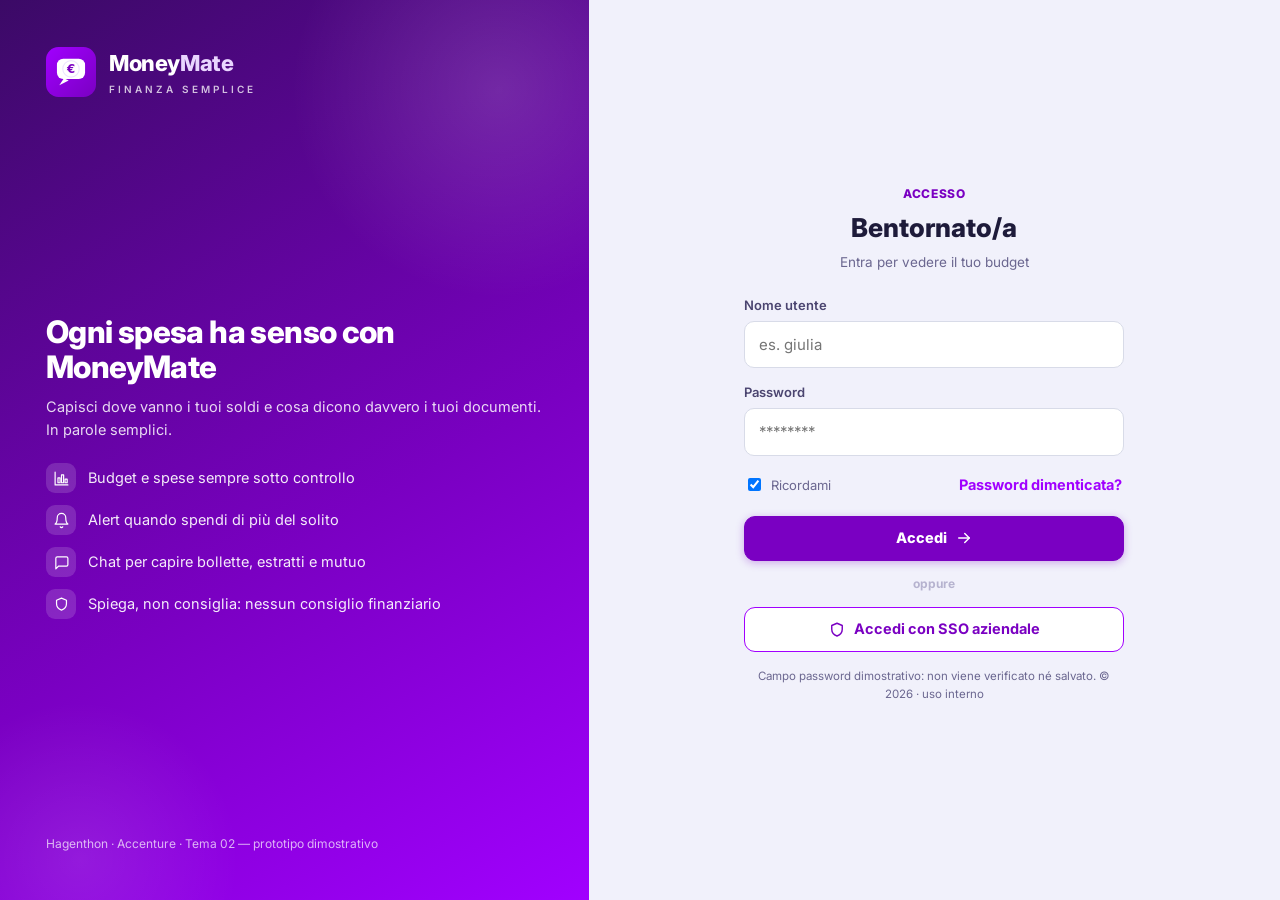
<file: app/index.html>
<!DOCTYPE html>
<html lang="it">
<head>
<meta charset="utf-8" />
<meta name="viewport" content="width=device-width, initial-scale=1" />
<title>MoneyMate — Ogni spesa ha senso</title>
<link rel="icon" href="assets/logo.svg" />
<link href="https://fonts.googleapis.com/css2?family=Inter:wght@400;500;600;700;800&display=swap" rel="stylesheet">
<link rel="stylesheet" href="styles.css?v=3" />
</head>
<body>
  <a class="skip-link" href="#main">Salta al contenuto</a>

  <!-- ===================== LOGIN ===================== -->
  <section class="login" id="login" aria-label="Accesso a MoneyMate">
    <div class="login-brand">
      <div class="lb-logo">
        <img src="assets/logo.svg" alt="" />
        <div><div class="t1">Money<span class="mate">Mate</span></div><div class="t2">FINANZA SEMPLICE</div></div>
      </div>
      <div class="lb-mid">
        <h1>Ogni spesa ha senso con MoneyMate</h1>
        <p>Capisci dove vanno i tuoi soldi e cosa dicono davvero i tuoi documenti. In parole semplici.</p>
        <ul class="lb-feats">
          <li><span class="ic"><svg class="icon" viewBox="0 0 24 24"><path d="M3 3v18h18"/><rect x="7" y="11" width="3" height="7"/><rect x="12" y="7" width="3" height="11"/><rect x="17" y="13" width="3" height="5"/></svg></span> Budget e spese sempre sotto controllo</li>
          <li><span class="ic"><svg class="icon" viewBox="0 0 24 24"><path d="M18 8a6 6 0 0 0-12 0c0 7-3 9-3 9h18s-3-2-3-9"/><path d="M13.7 21a2 2 0 0 1-3.4 0"/></svg></span> Alert quando spendi di più del solito</li>
          <li><span class="ic"><svg class="icon" viewBox="0 0 24 24"><path d="M21 15a2 2 0 0 1-2 2H8l-4 4V6a2 2 0 0 1 2-2h13a2 2 0 0 1 2 2z"/></svg></span> Chat per capire bollette, estratti e mutuo</li>
          <li><span class="ic"><svg class="icon" viewBox="0 0 24 24"><path d="M12 3l7 3v5c0 4.5-3 7.5-7 9-4-1.5-7-4.5-7-9V6z"/></svg></span> Spiega, non consiglia: nessun consiglio finanziario</li>
        </ul>
      </div>
      <div class="lb-foot">Hagenthon · Accenture · Tema 02 — prototipo dimostrativo</div>
    </div>

    <div class="login-form-wrap">
      <form class="login-form" id="login-form" onsubmit="event.preventDefault(); MM.login();">
        <div class="login-head"><div class="kicker">Accesso</div><h2>Bentornato/a</h2><p>Entra per vedere il tuo budget</p></div>
        <div class="field"><label for="u">Nome utente</label><input id="u" type="text" placeholder="es. giulia" autocomplete="username" /></div>
        <div class="field"><label for="p">Password</label><input id="p" type="password" placeholder="********" autocomplete="current-password" /></div>
        <div class="row-between">
          <label class="check"><input type="checkbox" id="remember" checked /> Ricordami</label>
          <button type="button" class="btn--tertiary btn">Password dimenticata?</button>
        </div>
        <button type="submit" class="btn btn--primary btn--block">Accedi
          <svg class="icon" viewBox="0 0 24 24"><path d="M5 12h14"/><path d="M13 6l6 6-6 6"/></svg></button>
        <div class="sep">oppure</div>
        <button type="button" class="btn btn--secondary btn--block" onclick="alert('SSO aziendale: da attivare in produzione.')">
          <svg class="icon" viewBox="0 0 24 24"><path d="M12 3l7 3v5c0 4.5-3 7.5-7 9-4-1.5-7-4.5-7-9V6z"/></svg>Accedi con SSO aziendale</button>
        <p class="login-note">Campo password dimostrativo: non viene verificato né salvato. © 2026 · uso interno</p>
      </form>
    </div>
  </section>

  <!-- ===================== APP ===================== -->
  <div class="app-shell hidden" id="app">
    <aside class="sidebar">
      <div class="sb-brand"><img src="assets/logo.svg" alt="" /><span class="nm">Money<span class="mate">Mate</span></span></div>
      <nav class="sb-nav" aria-label="Navigazione principale">
        <button data-view="dashboard" aria-current="page" onclick="MM.showView('dashboard')"><svg class="icon" viewBox="0 0 24 24"><rect x="3" y="3" width="8" height="8" rx="2"/><rect x="13" y="3" width="8" height="5" rx="2"/><rect x="13" y="10" width="8" height="11" rx="2"/><rect x="3" y="13" width="8" height="8" rx="2"/></svg>Dashboard</button>
        <button data-view="spese" onclick="MM.showView('spese')"><svg class="icon" viewBox="0 0 24 24"><path d="M3 7h18v12a2 2 0 0 1-2 2H5a2 2 0 0 1-2-2z"/><path d="M3 7l2-4h14l2 4"/><path d="M12 11v6M9 14h6"/></svg>Le mie spese</button>
        <button data-view="documenti" onclick="MM.showView('documenti')"><svg class="icon" viewBox="0 0 24 24"><path d="M21 15a2 2 0 0 1-2 2H8l-4 4V6a2 2 0 0 1 2-2h13a2 2 0 0 1 2 2z"/></svg>Capire i documenti</button>
      </nav>
      <div class="sb-bottom">
        <div class="sb-user"><span class="av" id="sb-av">G</span><span class="who" id="sb-who">Utente<small>Account demo</small></span></div>
        <button class="btn btn--neutral btn--sm btn--block" onclick="MM.logout()"><svg class="icon" viewBox="0 0 24 24"><path d="M9 21H5a2 2 0 0 1-2-2V5a2 2 0 0 1 2-2h4"/><path d="M16 17l5-5-5-5M21 12H9"/></svg>Esci</button>
      </div>
    </aside>

    <main class="content" id="main">
      <!-- DASHBOARD -->
      <section id="view-dashboard">
        <div class="page-head">
          <div><div class="eyebrow">Il tuo budget</div><h1 id="dash-greet">Ciao!</h1></div>
          <div class="level"><span>Spiegazioni:</span>
            <span class="seg" role="group" aria-label="Livello spiegazioni">
              <button id="lvl-simple" aria-pressed="true" onclick="MM.setLevel('simple')">Semplici</button>
              <button id="lvl-detail" aria-pressed="false" onclick="MM.setLevel('detail')">Dettagliate</button>
            </span></div>
        </div>
        <div id="dash-body"></div>
      </section>

      <!-- SPESE -->
      <section id="view-spese" class="hidden">
        <div class="page-head"><div><div class="eyebrow">Gestione</div><h1>Le mie spese</h1></div></div>
        <div class="two-col">
          <div class="card">
            <h3 class="section-h" style="margin-top:0">Aggiungi una spesa</h3>
            <form class="form-grid" id="exp-form" onsubmit="event.preventDefault(); MM.addExpense();">
              <div><label for="e-cat">Categoria</label><select id="e-cat"></select></div>
              <div><label for="e-desc">Descrizione (facoltativa)</label><input id="e-desc" type="text" placeholder="es. spesa al supermercato" /></div>
              <div><label for="e-amt">Importo (€)</label><input id="e-amt" type="number" min="0" step="0.01" placeholder="0,00" /></div>
              <button type="submit" class="btn btn--primary btn--block"><svg class="icon" viewBox="0 0 24 24"><path d="M12 5v14M5 12h14"/></svg>Aggiungi spesa</button>
            </form>
            <hr style="border:0;border-top:1px solid var(--bordo-int);margin:18px 0" />
            <div><label for="e-income" style="font-size:13px;font-weight:600;color:var(--slate700);display:block;margin-bottom:5px">Entrate mensili (€)</label>
              <div style="display:flex;gap:8px"><input id="e-income" type="number" min="0" step="0.01" style="flex:1;border:1.4px solid var(--bordo);border-radius:10px;padding:10px 12px;font:inherit;font-size:15px" />
                <button class="btn btn--secondary btn--sm" onclick="MM.saveIncomeFromField()">Salva</button></div></div>
            <div style="margin-top:14px;display:flex;gap:8px;flex-wrap:wrap">
              <button class="btn btn--tertiary btn--sm" onclick="MM.loadDemo()">Carica dati di esempio (Giulia)</button>
              <button class="btn btn--tertiary btn--sm" style="color:var(--rosso)" onclick="MM.resetData()">Ricomincia da zero</button>
            </div>
          </div>
          <div>
            <div class="page-head" style="margin-bottom:12px"><h3 class="section-h" style="margin:0">Spese inserite</h3><span id="exp-total" class="eyebrow"></span></div>
            <ul class="exp-list" id="exp-list"></ul>
          </div>
        </div>
      </section>

      <!-- DOCUMENTI -->
      <section id="view-documenti" class="hidden">
        <div class="page-head"><div><div class="eyebrow">Aiuto</div><h1>Capire i documenti</h1></div></div>
        <p class="chat-intro">Scegli un documento e chiedimi il significato di qualsiasi parola o riga che non capisci. Ti rispondo in parole semplici.</p>
        <div class="doc-bar" role="group" aria-label="Documento di esempio">
          <span class="lbl">Documento:</span>
          <button class="doc-pill" aria-pressed="true" onclick="MM.loadDoc('mutuo', this)">Proposta di mutuo</button>
          <button class="doc-pill" aria-pressed="false" onclick="MM.loadDoc('bolletta', this)">Bolletta</button>
          <button class="doc-pill" aria-pressed="false" onclick="MM.loadDoc('conto', this)">Estratto conto</button>
          <button class="btn btn--secondary btn--sm" onclick="document.getElementById('fileup').click()"><svg class="icon" viewBox="0 0 24 24"><path d="M21 11l-8.5 8.5a5 5 0 0 1-7-7L13 4a3.5 3.5 0 0 1 5 5l-8.5 8.5a2 2 0 0 1-3-3L14 6"/></svg>Carica il tuo</button>
          <input type="file" id="fileup" accept=".txt,.csv,.pdf" style="display:none" onchange="MM.onFile(this)" />
        </div>
        <div class="chat">
          <div class="thread" id="thread" aria-live="polite" aria-label="Conversazione"></div>
          <div class="suggest" id="suggest"></div>
          <form class="composer" onsubmit="event.preventDefault(); MM.sendMsg();">
            <button type="button" class="chip-ic" style="width:44px;height:44px" aria-label="Allega" onclick="document.getElementById('fileup').click()"><svg class="icon" viewBox="0 0 24 24"><path d="M21 11l-8.5 8.5a5 5 0 0 1-7-7L13 4a3.5 3.5 0 0 1 5 5l-8.5 8.5a2 2 0 0 1-3-3L14 6"/></svg></button>
            <input type="text" id="chatInput" placeholder="Scrivi una parola o una domanda… es. «cosa vuol dire TAEG?»" aria-label="La tua domanda" autocomplete="off" />
            <button type="submit" class="btn btn--primary" aria-label="Invia"><svg class="icon" viewBox="0 0 24 24"><path d="M22 2L11 13"/><path d="M22 2l-7 20-4-9-9-4z"/></svg>Invia</button>
          </form>
        </div>
        <div class="guard">
          <span class="chip-ic" aria-hidden="true"><svg class="icon" viewBox="0 0 24 24"><path d="M12 3l7 3v5c0 4.5-3 7.5-7 9-4-1.5-7-4.5-7-9V6z"/></svg></span>
          <span><span class="lab">MoneyMate spiega, non consiglia</span>
            Ti dico cosa significano le voci e quanto costano. Non ti dirò se un documento "conviene" o se firmarlo: quella scelta resta tua.</span>
        </div>
      </section>

      <footer class="app"><p>MoneyMate — prototipo · I numeri sono calcolati, non stimati · Spiega, non consiglia</p></footer>
    </main>
  </div>

  <!-- MODAL generico -->
  <div class="modal-backdrop" id="modal" role="dialog" aria-modal="true" aria-labelledby="modal-title" onclick="if(event.target===this)MM.closeModal()">
    <div class="modal">
      <h2 id="modal-title">—</h2>
      <div id="modal-body"></div>
      <div class="actions" id="modal-actions"></div>
    </div>
  </div>

  <script src="data.js?v=3"></script>
  <script src="calc.js?v=3"></script>
  <script src="app.js?v=3"></script>
</body>
</html>
</file>
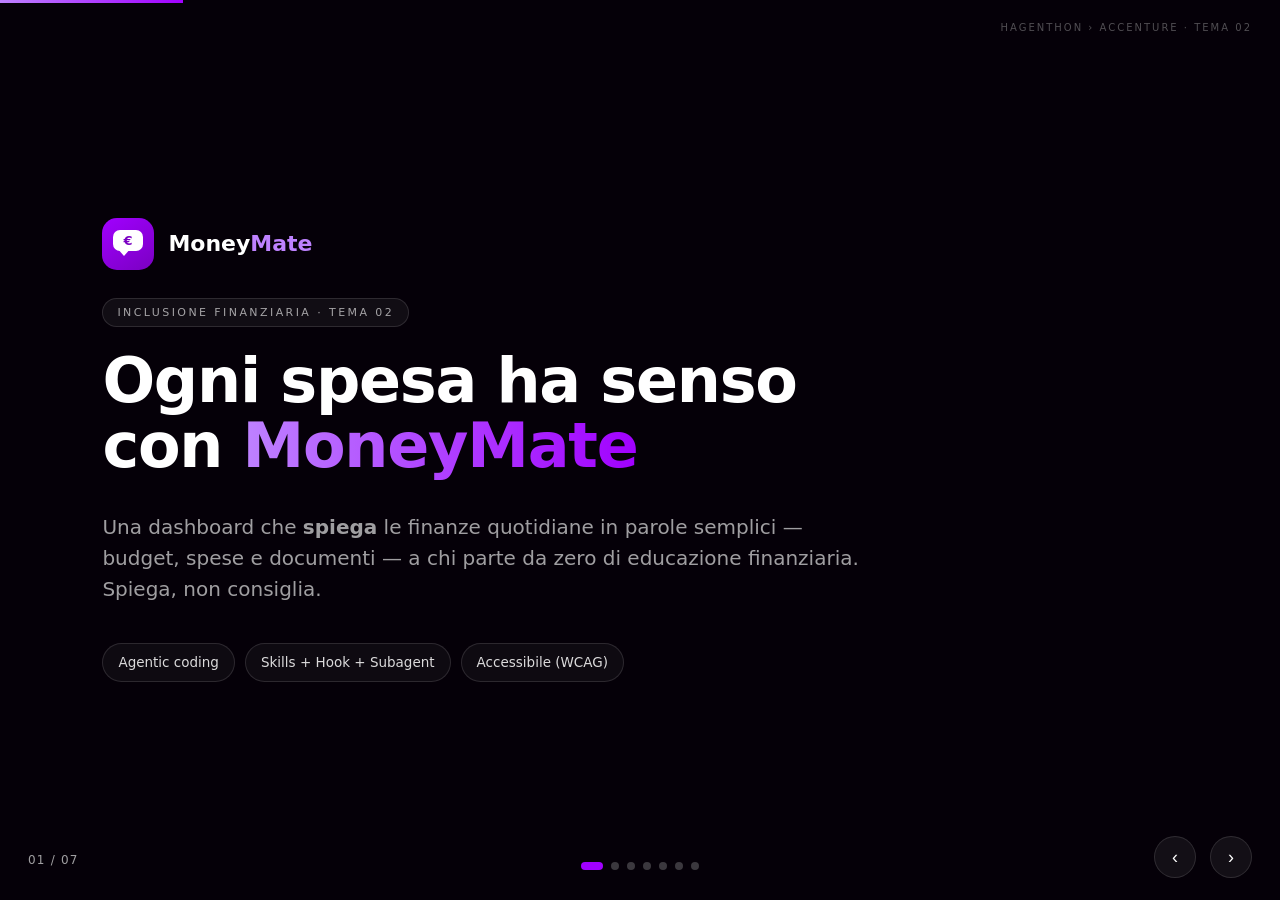
<file: presentation/slides.html>
<!DOCTYPE html>
<html lang="it">
<head>
<meta charset="utf-8" />
<meta name="viewport" content="width=device-width, initial-scale=1" />
<title>MoneyMate — Presentazione</title>
<style>
  :root{
    --purple:#A100FF; --purple-light:#BE82FF; --purple-deep:#3B0A66; --fill:#7A00C2;
    --ink:#0A0014; --bg:#050008; --muted:rgba(255,255,255,.62); --line:rgba(255,255,255,.12);
  }
  *{box-sizing:border-box;}
  body{margin:0;background:var(--bg);color:#fff;font-family:"Inter",system-ui,-apple-system,"Segoe UI",Roboto,sans-serif;line-height:1.55;overflow:hidden;}
  .deck{height:100vh;width:100vw;position:relative;}
  .slide{position:absolute;inset:0;display:none;flex-direction:column;justify-content:center;
    padding:7vh clamp(28px,8vw,130px);opacity:0;transition:opacity .35s ease;}
  .slide.active{display:flex;opacity:1;}
  .kicker{display:inline-block;align-self:flex-start;border:1px solid var(--line);background:rgba(255,255,255,.05);
    border-radius:999px;padding:5px 14px;font-size:11px;text-transform:uppercase;letter-spacing:.22em;color:var(--muted);margin-bottom:22px;}
  h1{font-size:clamp(34px,6vw,62px);font-weight:800;letter-spacing:-.02em;margin:0 0 14px;line-height:1.04;}
  h1 .grad{background:linear-gradient(90deg,var(--purple-light),var(--purple));-webkit-background-clip:text;background-clip:text;color:transparent;}
  h2{font-size:clamp(26px,4vw,40px);font-weight:800;letter-spacing:-.02em;margin:0 0 20px;}
  .lead{font-size:clamp(16px,2vw,20px);color:var(--muted);max-width:760px;}
  .cols{display:grid;grid-template-columns:1fr 1fr;gap:26px;margin-top:10px;}
  .card{border:1px solid var(--line);background:rgba(255,255,255,.03);border-radius:16px;padding:22px 24px;}
  .card h3{margin:0 0 10px;font-size:13px;text-transform:uppercase;letter-spacing:.14em;color:var(--purple-light);}
  ul.b{list-style:none;padding:0;margin:0;}
  ul.b li{position:relative;padding-left:22px;margin-bottom:10px;color:rgba(255,255,255,.85);font-size:15.5px;}
  ul.b li::before{content:"›";position:absolute;left:0;color:var(--purple);font-weight:800;}
  ul.x li::before{content:"×";color:#FF5CA0;}
  ul.v li::before{content:"✓";color:#49E39B;}
  .big-quote{font-size:clamp(24px,3.4vw,40px);font-weight:800;letter-spacing:-.02em;max-width:900px;line-height:1.18;}
  .big-quote .grad{background:linear-gradient(90deg,var(--purple-light),var(--purple));-webkit-background-clip:text;background-clip:text;color:transparent;}
  .pills{display:flex;gap:10px;flex-wrap:wrap;margin-top:18px;}
  .pill{border:1px solid var(--line);background:rgba(255,255,255,.04);border-radius:999px;padding:8px 15px;font-size:13.5px;color:rgba(255,255,255,.85);}
  .flow{display:flex;align-items:center;gap:10px;flex-wrap:wrap;margin-top:18px;font-size:14px;}
  .flow .node{border:1px solid var(--line);background:rgba(255,255,255,.04);border-radius:12px;padding:12px 16px;font-weight:700;}
  .flow .arr{color:var(--purple);font-weight:800;}
  .ba{display:grid;grid-template-columns:1fr 1fr;gap:0;border:1px solid var(--line);border-radius:14px;overflow:hidden;margin-top:16px;}
  .ba .c{padding:18px 20px;} .ba .before{background:rgba(255,255,255,.03);border-right:1px solid var(--line);}
  .ba .h{font-size:11px;text-transform:uppercase;letter-spacing:.14em;color:var(--muted);margin-bottom:8px;}
  .ba code{font-family:ui-monospace,Consolas,monospace;color:var(--purple-light);font-size:14px;}
  .stat{display:flex;gap:40px;margin-top:20px;flex-wrap:wrap;}
  .stat .n{font-size:clamp(34px,5vw,54px);font-weight:800;letter-spacing:-.02em;}
  .stat .l{font-size:13px;color:var(--muted);}
  .brandrow{display:flex;align-items:center;gap:14px;margin-bottom:28px;}
  .brandrow .tile{width:52px;height:52px;border-radius:15px;background:linear-gradient(145deg,var(--purple),var(--fill));position:relative;flex:none;}
  .brandrow .tile .bub{position:absolute;left:11px;top:12px;width:30px;height:21px;background:#fff;border-radius:7px;}
  .brandrow .tile .tail{position:absolute;left:15px;top:30px;width:0;height:0;border-left:7px solid transparent;border-right:7px solid transparent;border-top:8px solid #fff;}
  .brandrow .tile .e{position:absolute;left:21px;top:13px;color:var(--fill);font-weight:800;font-size:13px;}
  .brandrow .nm{font-size:22px;font-weight:800;} .brandrow .nm .mate{color:var(--purple-light);}
  /* nav */
  .nav{position:fixed;bottom:22px;right:28px;display:flex;align-items:center;gap:14px;z-index:20;}
  .nav button{background:rgba(255,255,255,.06);border:1px solid var(--line);color:#fff;width:42px;height:42px;border-radius:50%;cursor:pointer;font-size:18px;}
  .nav button:hover{background:var(--purple);border-color:var(--purple);}
  .counter{position:fixed;bottom:30px;left:28px;font-size:12px;color:var(--muted);letter-spacing:.1em;z-index:20;}
  .dots{position:fixed;bottom:30px;left:50%;transform:translateX(-50%);display:flex;gap:8px;z-index:20;}
  .dots i{width:8px;height:8px;border-radius:50%;background:rgba(255,255,255,.22);cursor:pointer;display:block;}
  .dots i.on{background:var(--purple);width:22px;border-radius:6px;}
  .progress{position:fixed;top:0;left:0;height:3px;background:linear-gradient(90deg,var(--purple-light),var(--purple));z-index:30;transition:width .35s;}
  .foot{position:fixed;top:20px;right:28px;font-size:10px;text-transform:uppercase;letter-spacing:.2em;color:rgba(255,255,255,.3);z-index:20;}
  @media (max-width:760px){ .cols,.ba{grid-template-columns:1fr;} }
</style>
</head>
<body>
<div class="progress" id="progress"></div>
<div class="foot">Hagenthon › Accenture · Tema 02</div>

<div class="deck" id="deck">

  <!-- 1 -->
  <section class="slide active">
    <div class="brandrow">
      <span class="tile"><span class="bub"></span><span class="e">€</span><span class="tail"></span></span>
      <span class="nm">Money<span class="mate">Mate</span></span>
    </div>
    <span class="kicker">Inclusione Finanziaria · Tema 02</span>
    <h1>Ogni spesa ha senso<br>con <span class="grad">MoneyMate</span></h1>
    <p class="lead">Una dashboard che <strong>spiega</strong> le finanze quotidiane in parole semplici — budget, spese e documenti — a chi parte da zero di educazione finanziaria. Spiega, non consiglia.</p>
    <div class="pills"><span class="pill">Agentic coding</span><span class="pill">Skills + Hook + Subagent</span><span class="pill">Accessibile (WCAG)</span></div>
  </section>

  <!-- 2 -->
  <section class="slide">
    <span class="kicker">Deliverable 01 · User Difficulty Statement</span>
    <h2>Chi aiutiamo: Giulia</h2>
    <p class="lead">34 anni, lavoratrice part-time, nessuna educazione finanziaria. Si blocca in due momenti precisi.</p>
    <div class="cols">
      <div class="card"><h3>A fine mese</h3><p style="margin:0;color:rgba(255,255,255,.85)">Non capisce dove siano finiti i soldi. Non sa quanto spende per cosa, né quanto riesce a mettere da parte.</p></div>
      <div class="card"><h3>Davanti ai documenti</h3><p style="margin:0;color:rgba(255,255,255,.85)">Estratto conto, bolletta e proposta di mutuo pieni di sigle — TAN, TAEG, spread, canone — che non capisce e che la mettono in soggezione.</p></div>
    </div>
  </section>

  <!-- 3 -->
  <section class="slide">
    <span class="kicker">La soluzione</span>
    <h2>Cosa fa MoneyMate</h2>
    <div class="cols">
      <div class="card"><h3>📊 Budget mensile</h3><ul class="b"><li>Entrate e spese per categoria</li><li>Vista in percentuale e schema 50/30/20</li><li>Alert proattivi: "stai spendendo di più su…"</li></ul></div>
      <div class="card"><h3>📄 Capire i documenti</h3><ul class="b"><li>Chat: carichi un documento e chiedi</li><li>Traduce sigle e voci in parole semplici</li><li>Evidenzia costi e commissioni</li></ul></div>
    </div>
    <div class="pills"><span class="pill">💬 "Spiega questo numero" su ogni cifra</span><span class="pill">🎚️ Spiegazioni Semplici / Dettagliate</span></div>
  </section>

  <!-- 4 -->
  <section class="slide">
    <span class="kicker">Principio di design</span>
    <p class="big-quote">La matematica non è mai <span class="grad">allucinata.</span></p>
    <p class="lead" style="margin-top:20px">I calcoli li fa un motore deterministico (<code style="color:var(--purple-light)">core/</code>, Python, testato). L'LLM riceve i numeri già calcolati e si limita a <strong>spiegarli</strong> in linguaggio semplice. Separazione netta → affidabilità e token bassi.</p>
    <div class="flow"><span class="node">Dati utente</span><span class="arr">→</span><span class="node">core/ calcola</span><span class="arr">→</span><span class="node">LLM spiega</span><span class="arr">→</span><span class="node">Utente capisce</span></div>
  </section>

  <!-- 5 -->
  <section class="slide">
    <span class="kicker">Architettura agentica</span>
    <h2>Skills, subagent, hook, routing</h2>
    <div class="cols">
      <div class="card"><h3>Capability (skills)</h3><ul class="b"><li>budget-analyzer · spending-alerts</li><li>document-decoder · jargon-explainer</li><li>expense-categorizer · comprehension-check</li></ul></div>
      <div class="card"><h3>Efficienza (best practice Claude)</h3><ul class="b"><li>Progressive disclosure: carica solo ciò che serve</li><li>Subagent isolato per documenti lunghi</li><li>Haiku per classificazione, Sonnet per spiegare</li></ul></div>
    </div>
    <div class="pills"><span class="pill">core/ = single source dei calcoli</span><span class="pill">clean architecture, zero duplicazioni</span></div>
  </section>

  <!-- 7 -->
  <section class="slide">
    <span class="kicker">Deliverable 02 · Before / After</span>
    <h2>Da incomprensibile a chiaro</h2>
    <div class="ba">
      <div class="c before"><div class="h">Prima (sul documento)</div><code>TAEG 3,82% — spread 1,50% su Euribor 3M — commissione istruttoria 350 €</code></div>
      <div class="c"><div class="h">Dopo (MoneyMate)</div><div style="color:rgba(255,255,255,.9)">Il costo totale reale è il <strong>3,82%</strong> l'anno. Lo <strong>spread</strong> è il guadagno fisso della banca; l'<strong>Euribor</strong> può salire o scendere; i <strong>350 €</strong> si pagano una volta sola.</div></div>
    </div>
  </section>

  <!-- 12 -->
  <section class="slide">
    <div class="brandrow">
      <span class="tile"><span class="bub"></span><span class="e">€</span><span class="tail"></span></span>
      <span class="nm">Money<span class="mate">Mate</span></span>
    </div>
    <h1>Grazie</h1>
    <p class="lead">Ogni spesa ha senso con MoneyMate.<br>github.com/SeleL96/dashboard-finanziaria</p>
  </section>

</div>

<div class="counter" id="counter">01 / 12</div>
<div class="dots" id="dots"></div>
<div class="nav"><button id="prev" aria-label="Precedente">‹</button><button id="next" aria-label="Successiva">›</button></div>

<script>
  var slides=[].slice.call(document.querySelectorAll(".slide"));
  var i=0, n=slides.length;
  var dots=document.getElementById("dots");
  slides.forEach(function(_,k){ var d=document.createElement("i"); d.onclick=function(){go(k);}; dots.appendChild(d); });
  function go(k){
    i=Math.max(0,Math.min(n-1,k));
    slides.forEach(function(s,x){ s.classList.toggle("active",x===i); });
    [].forEach.call(dots.children,function(d,x){ d.classList.toggle("on",x===i); });
    document.getElementById("counter").textContent=("0"+(i+1)).slice(-2)+" / "+("0"+n).slice(-2);
    document.getElementById("progress").style.width=((i+1)/n*100)+"%";
  }
  document.getElementById("next").onclick=function(){go(i+1);};
  document.getElementById("prev").onclick=function(){go(i-1);};
  document.addEventListener("keydown",function(e){
    if(e.key==="ArrowRight"||e.key===" "||e.key==="PageDown"){go(i+1);}
    if(e.key==="ArrowLeft"||e.key==="PageUp"){go(i-1);}
    if(e.key==="Home"){go(0);} if(e.key==="End"){go(n-1);}
  });
  go(0);
</script>
</body>
</html>
</file>
<file: app/styles.css>
/* MoneyMate — stile (design system allineato al riferimento Accenture) */
:root{
  --viola:#A100FF; --viola-fill:#7A00C2; --viola-deep:#3B0A66; --viola-tint:#F5F0FF; --viola-tint2:#EDE4FF;
  --ink:#1E1B3A; --slate700:#4B4570; --slate500:#6B6790; --slate200:#D8DBE8; --slate100:#EEF0F6;
  --bg-app:#F1F1FB; --card:#FFFFFF;
  --verde:#16A34A; --giallo:#D97706; --rosso:#DC2626; --info:#2563EB;
  --verde-bg:#E8F7EE; --giallo-bg:#FFF6E0; --rosso-bg:#FDEAEA; --info-bg:#E7EEFF;
  --radius-btn:11px; --radius-tile:12px; --radius-card:16px; --radius-card-lg:18px; --radius-pill:999px;
  --ombra-card:0 1px 3px rgba(30,27,58,.05), 0 6px 18px rgba(30,27,58,.07);
  --ombra-btn:0 2px 8px rgba(122,0,194,.30);
  --ombra-hero:0 10px 30px rgba(59,10,102,.28);
  --bordo:#D8DBE8; --bordo-int:#EEF0F6; --bordo-tint:#EDE4FF;
  --sidebar-w:248px;
}
*{box-sizing:border-box;}
html{font-size:17px;}
body{margin:0;background:var(--bg-app);color:var(--ink);
  font-family:"Inter",system-ui,-apple-system,"Segoe UI",Roboto,sans-serif;line-height:1.55;}
.hidden{display:none !important;}

.icon{width:1.3em;height:1.3em;stroke:currentColor;fill:none;stroke-width:1.7;stroke-linecap:round;stroke-linejoin:round;flex:none;}
.chip-ic{width:40px;height:40px;border:1.6px solid var(--ink);border-radius:11px;display:grid;place-items:center;color:var(--ink);background:var(--card);}
.chip-ic .icon{width:22px;height:22px;}

a:focus-visible,button:focus-visible,[tabindex]:focus-visible,input:focus-visible,select:focus-visible{outline:3px solid var(--info);outline-offset:2px;border-radius:8px;}
.skip-link{position:absolute;left:8px;top:-48px;background:var(--ink);color:#fff;padding:10px 16px;border-radius:8px;z-index:200;transition:top .15s;}
.skip-link:focus{top:8px;}

/* ===== CTA ===== */
.btn{display:inline-flex;align-items:center;justify-content:center;gap:8px;font:inherit;font-size:14.5px;font-weight:700;
  padding:10px 18px;border-radius:var(--radius-btn);cursor:pointer;border:1px solid transparent;transition:all .15s ease;}
.btn .icon{width:18px;height:18px;stroke-width:1.9;}
.btn--sm{font-size:13px;padding:7px 13px;}
.btn--block{width:100%;}
.btn--primary{background:var(--viola-fill);color:#fff;font-weight:800;border-color:var(--viola-fill);box-shadow:var(--ombra-btn);}
.btn--primary:hover{background:var(--viola-deep);border-color:var(--viola-deep);}
.btn--secondary{background:#fff;color:var(--viola-fill);border-color:var(--viola);}
.btn--secondary:hover{background:var(--viola-tint);}
.btn--tertiary{background:transparent;color:var(--viola);border:0;padding:4px 2px;font-weight:700;}
.btn--tertiary:hover{color:var(--viola-fill);text-decoration:underline;}
.btn--neutral{background:var(--slate100);color:var(--slate700);border-color:var(--bordo);}
.btn--neutral:hover{background:#E2E5F0;}
.btn--danger{background:var(--rosso);color:#fff;font-weight:800;box-shadow:0 2px 8px rgba(220,38,38,.28);}
.icon-only{width:40px;height:40px;padding:0;border-radius:10px;}

/* ===== LOGIN (split) ===== */
.login{position:fixed;inset:0;display:grid;grid-template-columns:46% 54%;z-index:100;background:var(--bg-app);}
.login-brand{background:linear-gradient(150deg,#3B0A66 0%,#7A00C2 58%,#A100FF 100%);color:#fff;
  padding:46px clamp(28px,3.6vw,56px);display:flex;flex-direction:column;justify-content:space-between;position:relative;overflow:hidden;}
.login-brand::after{content:"";position:absolute;right:-120px;top:-120px;width:420px;height:420px;border-radius:50%;background:radial-gradient(circle,rgba(255,255,255,.14),transparent 70%);}
.login-brand::before{content:"";position:absolute;left:-80px;bottom:-120px;width:320px;height:320px;border-radius:50%;background:radial-gradient(circle,rgba(255,255,255,.10),transparent 70%);}
.lb-logo{display:flex;align-items:center;gap:13px;position:relative;z-index:1;}
.lb-logo img{width:50px;height:50px;}
.lb-logo .t1{font-size:22px;font-weight:800;letter-spacing:-.4px;}
.lb-logo .t1 .mate{color:#E9D5FF;}
.lb-logo .t2{font-size:10px;font-weight:600;letter-spacing:3px;color:rgba(255,255,255,.75);margin-top:2px;}
.lb-mid{position:relative;z-index:1;}
.lb-mid h1{font-size:clamp(24px,2.6vw,31px);font-weight:800;letter-spacing:-.02em;line-height:1.14;margin:0;}
.lb-mid p{color:rgba(255,255,255,.85);font-size:14.5px;margin-top:12px;}
.lb-feats{list-style:none;margin:22px 0 0;padding:0;display:flex;flex-direction:column;gap:12px;}
.lb-feats li{display:flex;align-items:center;gap:12px;font-size:14.5px;color:rgba(255,255,255,.92);}
.lb-feats .ic{width:30px;height:30px;border-radius:9px;background:rgba(255,255,255,.15);display:grid;place-items:center;flex:none;color:#fff;}
.lb-feats .ic .icon{width:17px;height:17px;}
.lb-foot{position:relative;z-index:1;font-size:12px;color:rgba(255,255,255,.7);}
.login-form-wrap{display:flex;align-items:center;justify-content:center;padding:6vh 6vw;}
.login-form{width:100%;max-width:380px;}
.login-head{text-align:center;margin-bottom:22px;}
.login-head .kicker{font-size:12px;font-weight:800;letter-spacing:.06em;text-transform:uppercase;color:var(--viola-fill);}
.login-head h2{font-size:26px;font-weight:800;margin:4px 0 0;}
.login-head p{font-size:13.5px;color:var(--slate500);margin-top:4px;}
.field{margin-bottom:14px;}
.field label{display:block;font-size:13px;font-weight:600;margin-bottom:6px;color:var(--slate700);}
.field input{width:100%;border:1.4px solid var(--bordo);border-radius:10px;padding:11px 14px;font:inherit;font-size:15px;background:#fff;color:var(--ink);}
.row-between{display:flex;align-items:center;justify-content:space-between;font-size:13px;color:var(--slate500);margin-bottom:16px;}
.check{display:inline-flex;align-items:center;gap:7px;cursor:pointer;}
.sep{text-align:center;color:#B6B3CF;font-size:12px;font-weight:700;margin:14px 0;}
.login-note{text-align:center;font-size:11.5px;color:var(--slate500);margin-top:16px;}

/* ===== APP SHELL ===== */
.app-shell{display:grid;grid-template-columns:var(--sidebar-w) 1fr;min-height:100vh;}
.sidebar{background:var(--card);border-right:1px solid var(--bordo-int);display:flex;flex-direction:column;padding:18px 14px;position:sticky;top:0;height:100vh;}
.sb-brand{display:flex;align-items:center;gap:11px;padding:6px 8px 18px;}
.sb-brand img{width:38px;height:38px;}
.sb-brand .nm{font-weight:800;font-size:19px;} .sb-brand .nm .mate{color:var(--viola-fill);}
.sb-nav{display:flex;flex-direction:column;gap:4px;margin-top:6px;}
.sb-nav button{display:flex;align-items:center;gap:12px;border:0;background:transparent;color:var(--slate700);
  font:inherit;font-size:15px;font-weight:600;padding:11px 12px;border-radius:11px;cursor:pointer;text-align:left;}
.sb-nav button:hover{background:var(--slate100);}
.sb-nav button[aria-current="page"]{background:var(--viola-tint);color:var(--viola-fill);font-weight:700;}
.sb-nav .icon{width:20px;height:20px;}
.sb-bottom{margin-top:auto;border-top:1px solid var(--bordo-int);padding-top:14px;}
.sb-user{display:flex;align-items:center;gap:10px;padding:6px 8px;margin-bottom:8px;}
.sb-user .av{width:36px;height:36px;border-radius:50%;background:var(--viola-tint);color:var(--viola-fill);display:grid;place-items:center;font-weight:800;}
.sb-user .who{font-size:14px;font-weight:700;line-height:1.2;} .sb-user .who small{display:block;font-size:11px;color:var(--slate500);font-weight:500;}

.content{padding:26px clamp(20px,4vw,44px);max-width:1040px;}
.page-head{display:flex;align-items:flex-end;justify-content:space-between;gap:16px;flex-wrap:wrap;margin-bottom:6px;}
.page-head .eyebrow{font-size:12.5px;text-transform:uppercase;letter-spacing:.14em;color:var(--slate500);font-weight:700;}
.page-head h1{font-size:26px;font-weight:800;letter-spacing:-.01em;margin:4px 0 0;}
.level{display:flex;align-items:center;gap:10px;font-size:13px;color:var(--slate500);}
.seg{display:inline-flex;border:1.4px solid var(--ink);border-radius:var(--radius-pill);overflow:hidden;}
.seg button{border:0;background:var(--card);padding:6px 14px;font:inherit;font-size:13px;font-weight:600;cursor:pointer;color:var(--ink);}
.seg button[aria-pressed="true"]{background:var(--ink);color:#fff;}

/* ===== HERO / CARDS ===== */
.hero{background:linear-gradient(120deg,#7A00C2 0%,#7A00C2 52%,#C77DFF 100%);color:#fff;border-radius:var(--radius-card-lg);padding:20px 24px;box-shadow:var(--ombra-hero);margin:16px 0 18px;}
.hero .m{font-size:12px;text-transform:uppercase;letter-spacing:.14em;opacity:.85;font-weight:600;}
.hero h2{margin:6px 0 0;font-size:23px;font-weight:800;letter-spacing:-.01em;}
.grid3{display:grid;grid-template-columns:repeat(3,1fr);gap:14px;}
.card{background:var(--card);border:1px solid rgba(161,0,255,.10);border-radius:var(--radius-card-lg);padding:18px;box-shadow:var(--ombra-card);}
.stat .top{display:flex;align-items:center;gap:12px;}
.stat .k{font-size:12px;color:var(--slate500);font-weight:600;text-transform:uppercase;letter-spacing:.05em;}
.stat .v{font-size:31px;font-weight:800;letter-spacing:-.02em;margin:12px 0 2px;}
.stat .sub{font-size:13px;color:var(--slate500);}

.caption{color:var(--slate500);font-size:15px;margin:0 0 14px;}
.section-h{font-size:19px;font-weight:800;margin:28px 0 4px;}
ul.cats{list-style:none;padding:0;margin:0;display:grid;gap:9px;}
li.cat{background:var(--card);border:1px solid rgba(161,0,255,.10);border-radius:var(--radius-tile);padding:13px 15px;
  display:grid;grid-template-columns:auto 1fr auto;gap:4px 14px;align-items:center;cursor:pointer;box-shadow:var(--ombra-card);}
li.cat:hover{border-color:var(--viola);}
li.cat .name{font-weight:700;display:flex;align-items:center;gap:10px;flex-wrap:wrap;}
li.cat .amount{font-weight:800;font-size:18px;white-space:nowrap;}
li.cat .barwrap{grid-column:2 / -1;height:10px;background:var(--viola-tint2);border-radius:999px;overflow:hidden;}
li.cat .bar{height:100%;background:var(--viola-fill);border-radius:999px;}
li.cat .pct{grid-column:2 / -1;font-size:13px;color:var(--slate500);}
.tag{font-size:11px;font-weight:800;padding:2px 9px;border-radius:999px;text-transform:uppercase;letter-spacing:.04em;border:1.3px solid;}
.tag.need{color:var(--verde);border-color:#9FD3BA;} .tag.extra{color:var(--giallo);border-color:#E7C98F;}

.alerts{margin:18px 0;display:grid;gap:10px;}
.alert{display:flex;gap:13px;align-items:flex-start;padding:14px 16px;border-radius:var(--radius-tile);border:1px solid;}
.alert .lab{font-weight:800;text-transform:uppercase;font-size:12px;letter-spacing:.08em;display:block;margin-bottom:2px;}
.alert .t{font-size:15px;}
.alert.warn{background:var(--giallo-bg);border-color:#F0D9A8;} .alert.warn .lab{color:var(--giallo);} .alert.warn .chip-ic{border-color:var(--giallo);color:var(--giallo);}
.alert.info{background:var(--info-bg);border-color:#C6D4F5;} .alert.info .lab{color:var(--info);} .alert.info .chip-ic{border-color:var(--info);color:var(--info);}
.alert .chip-ic{width:34px;height:34px;} .alert .chip-ic .icon{width:19px;height:19px;}
.rule{display:grid;grid-template-columns:repeat(3,1fr);gap:14px;margin-top:4px;}
.rule .b{text-align:center;} .rule .big{font-size:28px;font-weight:800;} .rule .cmp{font-size:13px;color:var(--slate500);}

/* ===== EMPTY STATE ===== */
.empty{background:var(--card);border:1px dashed var(--viola-tint2);border-radius:var(--radius-card-lg);padding:46px 28px;text-align:center;box-shadow:var(--ombra-card);margin-top:16px;}
.empty .big-ic{width:64px;height:64px;border-radius:18px;border:1.8px solid var(--ink);display:grid;place-items:center;margin:0 auto 16px;}
.empty .big-ic .icon{width:34px;height:34px;}
.empty h3{font-size:21px;font-weight:800;margin:0 0 6px;}
.empty p{color:var(--slate500);max-width:420px;margin:0 auto 20px;}
.empty .actions{display:flex;gap:10px;justify-content:center;flex-wrap:wrap;}

/* ===== SPESE ===== */
.two-col{display:grid;grid-template-columns:340px 1fr;gap:18px;align-items:start;}
.form-grid{display:grid;gap:12px;}
.form-grid label{font-size:13px;font-weight:600;color:var(--slate700);display:block;margin-bottom:5px;}
.form-grid input,.form-grid select{width:100%;border:1.4px solid var(--bordo);border-radius:10px;padding:10px 12px;font:inherit;font-size:15px;background:#fff;color:var(--ink);}
.exp-list{list-style:none;padding:0;margin:0;display:grid;gap:8px;}
.exp-item{display:flex;align-items:center;gap:12px;background:var(--card);border:1px solid var(--bordo-int);border-radius:12px;padding:11px 14px;box-shadow:var(--ombra-card);}
.exp-item .chip-ic{width:34px;height:34px;} .exp-item .chip-ic .icon{width:18px;height:18px;}
.exp-item .d{flex:1;} .exp-item .d b{font-weight:700;} .exp-item .d small{display:block;color:var(--slate500);font-size:12.5px;}
.exp-item .amt{font-weight:800;}
.exp-empty{color:var(--slate500);font-size:14px;padding:18px;text-align:center;border:1px dashed var(--bordo);border-radius:12px;}

/* ===== CHAT ===== */
.chat-intro{color:var(--slate500);font-size:15px;margin:2px 0 14px;}
.doc-bar{display:flex;align-items:center;gap:10px;flex-wrap:wrap;margin-bottom:14px;}
.doc-bar .lbl{font-size:13px;color:var(--slate500);font-weight:600;}
.doc-pill{display:inline-flex;align-items:center;gap:7px;border:1.4px solid var(--ink);background:var(--card);padding:7px 13px;border-radius:var(--radius-pill);font:inherit;font-size:14px;font-weight:600;cursor:pointer;color:var(--ink);}
.doc-pill[aria-pressed="true"]{background:var(--viola-fill);color:#fff;border-color:var(--viola-fill);}
.chat{background:var(--card);border:1px solid rgba(161,0,255,.10);border-radius:var(--radius-card-lg);box-shadow:var(--ombra-card);overflow:hidden;}
.thread{padding:18px;display:flex;flex-direction:column;gap:14px;min-height:300px;max-height:430px;overflow-y:auto;}
.msg{display:flex;gap:11px;max-width:88%;}
.msg .av{width:34px;height:34px;border-radius:50%;border:1.5px solid var(--ink);display:grid;place-items:center;flex:none;background:var(--card);}
.msg .bubble{padding:11px 15px;border-radius:14px;font-size:15px;}
.msg.bot .bubble{background:var(--viola-tint);border:1px solid var(--bordo-tint);border-top-left-radius:4px;}
.msg.me{align-self:flex-end;flex-direction:row-reverse;}
.msg.me .bubble{background:var(--viola-fill);color:#fff;border-top-right-radius:4px;}
.msg.me .av{border-color:var(--viola-fill);color:var(--viola-fill);}
.suggest{display:flex;gap:8px;flex-wrap:wrap;padding:0 18px 12px;}
.suggest button{border:1.3px solid var(--ink);background:var(--card);color:var(--ink);font:inherit;font-size:13px;font-weight:600;padding:6px 12px;border-radius:var(--radius-pill);cursor:pointer;}
.composer{display:flex;gap:9px;align-items:center;border-top:1px solid var(--bordo-int);padding:12px;background:#FBFAFE;}
.composer input[type=text]{flex:1;border:1.4px solid var(--bordo);border-radius:10px;padding:11px 14px;font:inherit;font-size:15px;background:#fff;color:var(--ink);}
.guard{background:var(--info-bg);border:1px solid #C6D4F5;border-radius:var(--radius-tile);padding:13px 16px;margin-top:12px;display:flex;gap:12px;align-items:flex-start;}
.guard .lab{font-weight:800;text-transform:uppercase;font-size:12px;letter-spacing:.08em;color:var(--info);display:block;margin-bottom:2px;}
.guard .chip-ic{width:34px;height:34px;border-color:var(--info);color:var(--info);} .guard .chip-ic .icon{width:19px;height:19px;}

/* ===== MODAL ===== */
.modal-backdrop{position:fixed;inset:0;background:rgba(30,20,60,.45);display:none;place-items:center;z-index:150;padding:20px;}
.modal-backdrop.open{display:grid;}
.modal{background:#fff;border-radius:var(--radius-card-lg);max-width:460px;width:100%;padding:24px;box-shadow:var(--ombra-card);}
.modal h2{margin:0 0 6px;font-size:20px;display:flex;align-items:center;gap:10px;}
.modal p{margin:0 0 4px;}
.modal .how{background:var(--info-bg);border:1px solid #C6D4F5;border-radius:11px;padding:12px 14px;font-size:14px;margin:14px 0;}
.modal .note{font-size:13px;color:var(--slate500);margin-top:10px;}
.modal .actions{display:flex;gap:10px;margin-top:16px;}

footer.app{color:var(--slate500);font-size:13px;margin-top:34px;padding-top:18px;border-top:1px solid var(--bordo-int);}

@media (max-width:860px){
  .app-shell{grid-template-columns:1fr;}
  .sidebar{position:static;height:auto;flex-direction:row;align-items:center;gap:10px;overflow-x:auto;}
  .sb-nav{flex-direction:row;} .sb-bottom{display:none;}
  .login{grid-template-columns:1fr;} .login-brand{display:none;}
  .grid3,.rule{grid-template-columns:1fr;} .two-col{grid-template-columns:1fr;}
}
@media (prefers-reduced-motion:reduce){*{transition:none !important;}}
</file>
